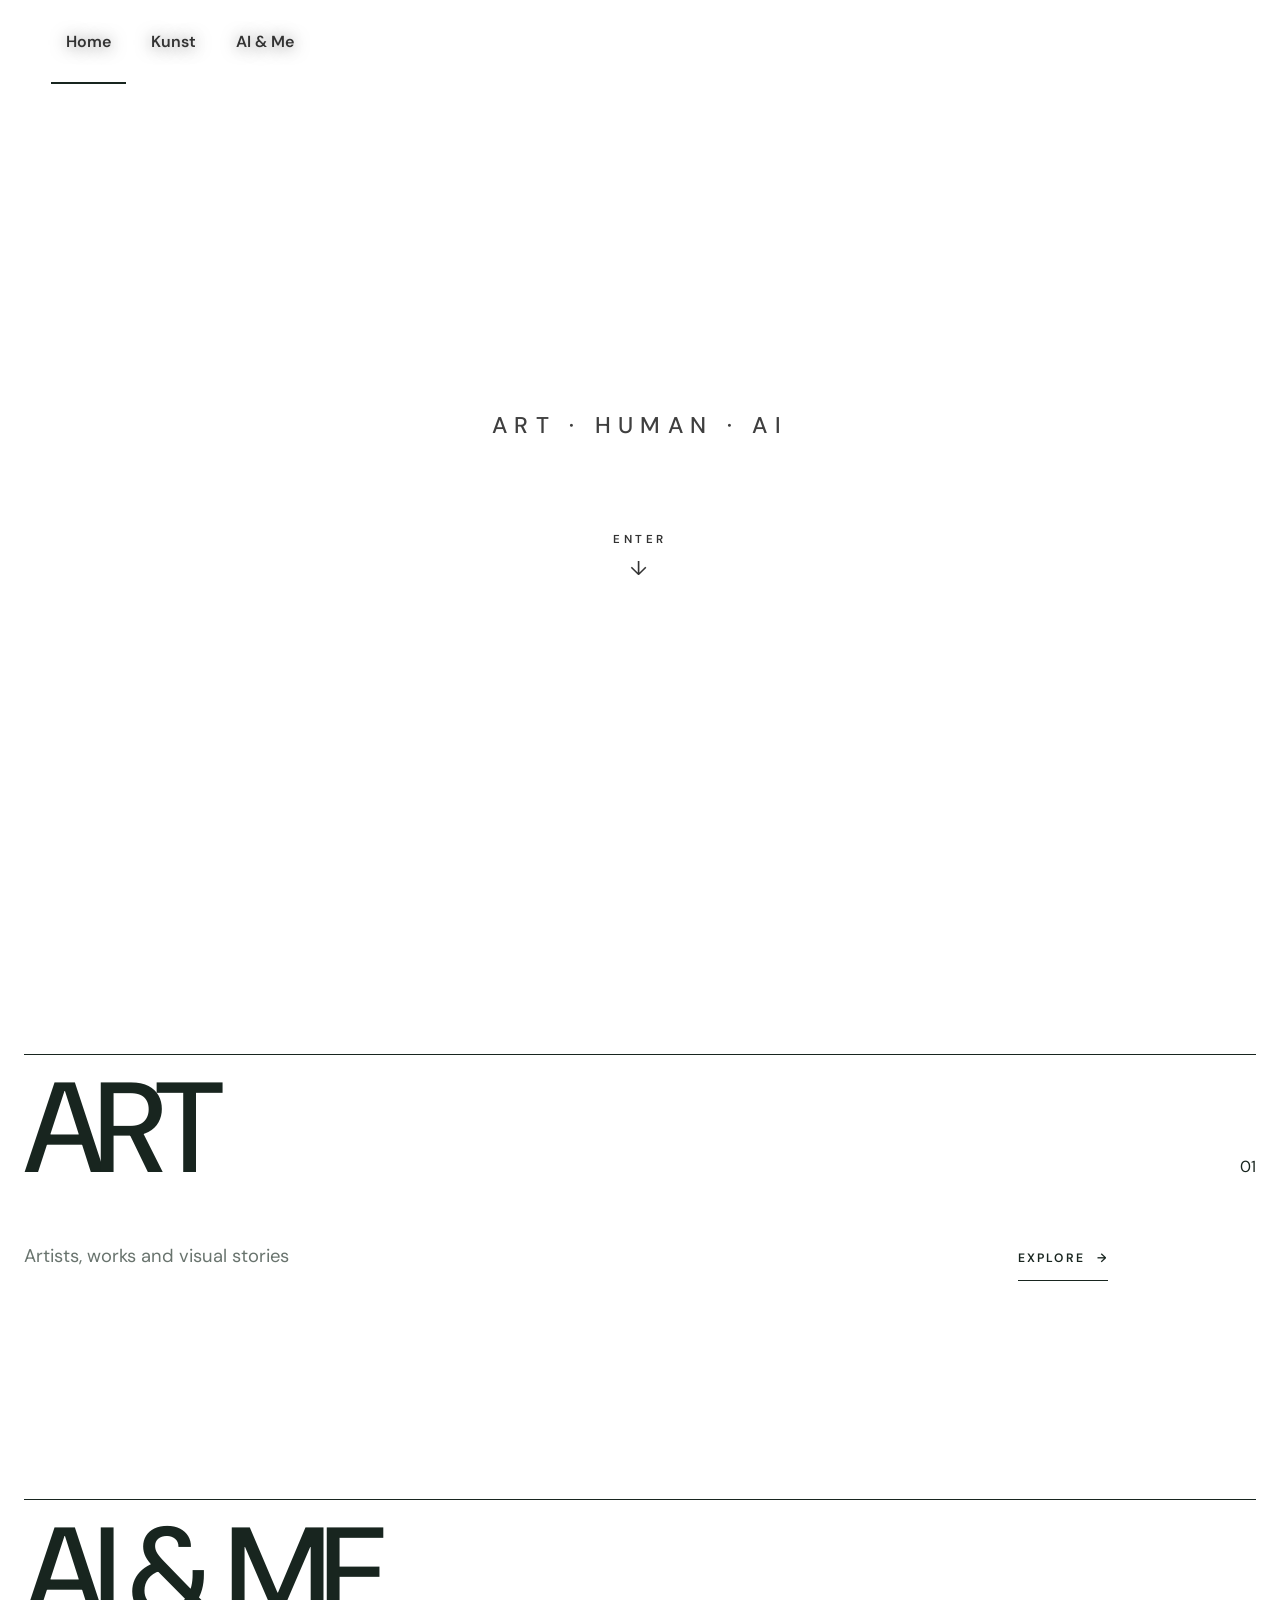
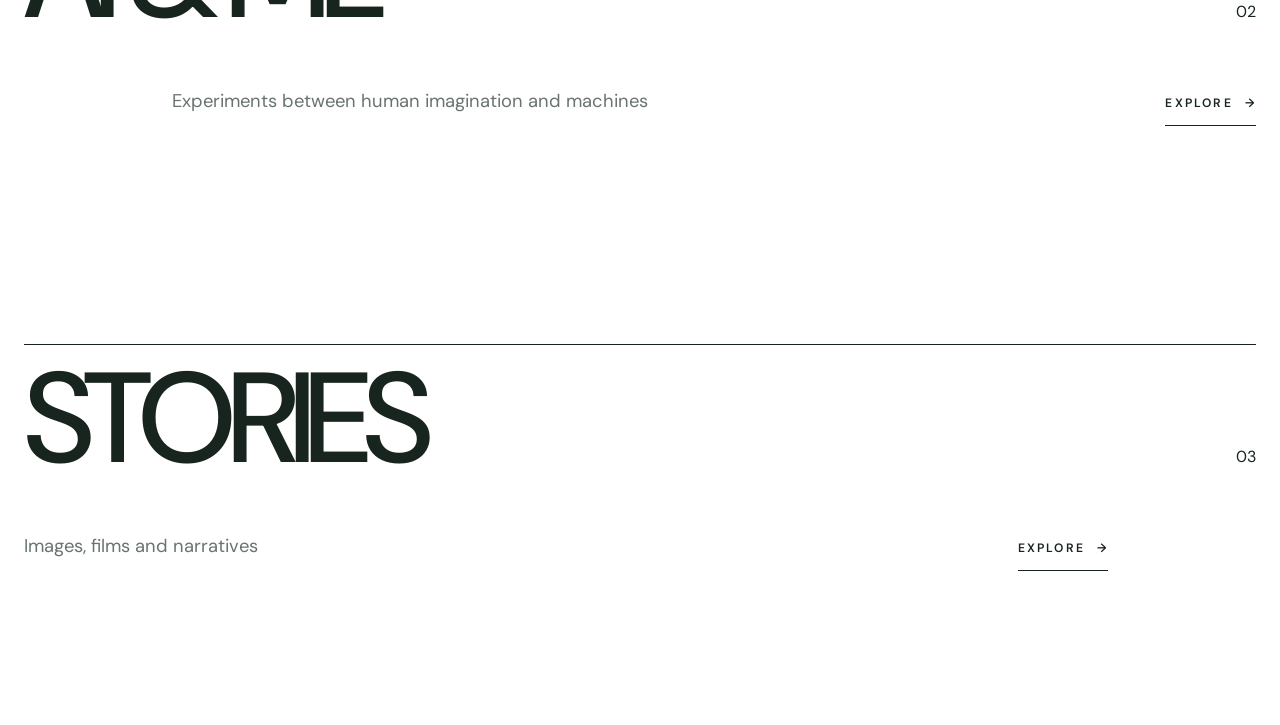
<file: index.html>
<!DOCTYPE html>
<html lang="de">
<head>
  <meta charset="UTF-8">
  <meta name="viewport" content="width=device-width, initial-scale=1.0">
  <meta name="description" content="NEMA — Kunst, Mensch und künstliche Intelligenz.">
  <title>NEMA — Art · Human · AI</title>
  <link rel="preconnect" href="https://fonts.googleapis.com">
  <link rel="preconnect" href="https://fonts.gstatic.com" crossorigin>
  <link href="https://fonts.googleapis.com/css2?family=DM+Sans:wght@400;500;600;700&amp;display=swap" rel="stylesheet">
  <link rel="stylesheet" href="styles/style.css">
</head>
<body class="home-page">
  <header class="site-header home-header">
    <nav class="main-nav" aria-label="Hauptnavigation">
      <a class="nav-link active" href="index.html" aria-current="page">Home</a>
      <a class="nav-link" href="sites/kunst.html">Kunst</a>
      <a class="nav-link" href="sites/ai-me.html">AI &amp; Me</a>
    </nav>
  </header>

  <main aria-label="Home">
    <section class="home-hero" aria-label="ART · HUMAN · AI">
      <div class="home-hero__background" aria-hidden="true"></div>
      <div class="home-hero__content">
        <p>ART <span aria-hidden="true">·</span> HUMAN <span aria-hidden="true">·</span> AI</p>
        <a class="enter-link" href="#art">
          <span>Enter</span>
          <span class="enter-link__arrow" aria-hidden="true">↓</span>
        </a>
      </div>
    </section>

    <div class="home-editorial" id="art">
      <section class="home-feature reveal" aria-labelledby="art-title">
        <div class="home-feature__heading">
          <h2 id="art-title">ART</h2>
          <span class="home-feature__number" aria-hidden="true">01</span>
        </div>
        <div class="home-feature__footer">
          <p>Artists, works and visual stories</p>
          <a class="explore-link" href="sites/kunst.html">Explore <span aria-hidden="true">→</span></a>
        </div>
      </section>

      <section class="home-feature home-feature--reverse reveal" aria-labelledby="ai-title">
        <div class="home-feature__heading">
          <h2 id="ai-title">AI &amp; ME</h2>
          <span class="home-feature__number" aria-hidden="true">02</span>
        </div>
        <div class="home-feature__footer">
          <p>Experiments between human imagination and machines</p>
          <a class="explore-link" href="sites/ai-me.html">Explore <span aria-hidden="true">→</span></a>
        </div>
      </section>

      <section class="home-feature reveal" aria-labelledby="stories-title">
        <div class="home-feature__heading">
          <h2 id="stories-title">STORIES</h2>
          <span class="home-feature__number" aria-hidden="true">03</span>
        </div>
        <div class="home-feature__footer">
          <p>Images, films and narratives</p>
          <a class="explore-link" href="stories/">Explore <span aria-hidden="true">→</span></a>
        </div>
      </section>
    </div>
  </main>

  <script src="src/script.js"></script>
</body>
</html>
</file>
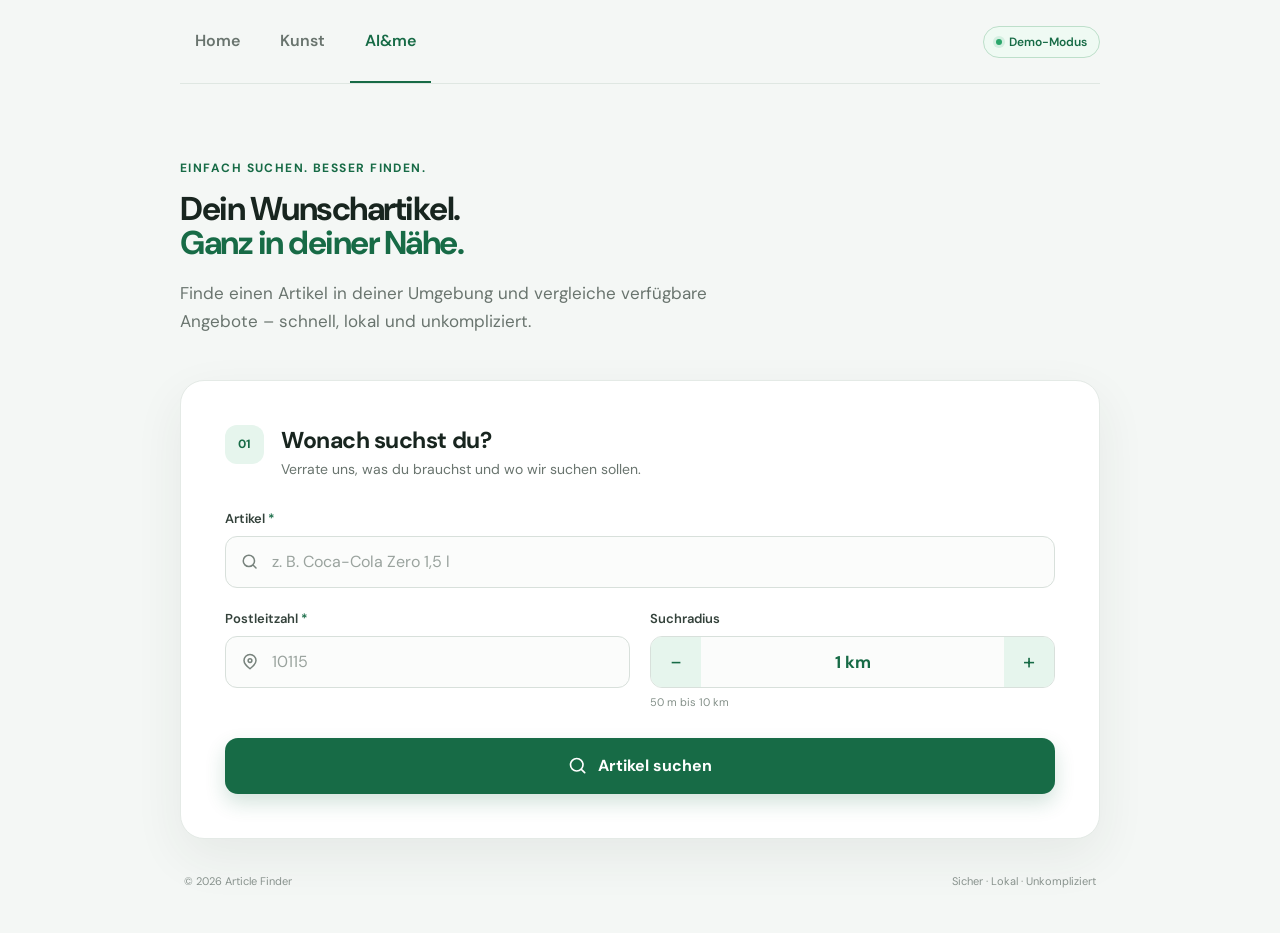
<file: test-projekte.html>
<!DOCTYPE html>
<html lang="de">
<head>
  <meta charset="UTF-8">
  <meta name="viewport" content="width=device-width, initial-scale=1.0">
  <meta name="description" content="Finde Artikel und Angebote in Geschäften in deiner Nähe.">
  <title>Article Finder | Test-Projekte</title>
  <link rel="preconnect" href="https://fonts.googleapis.com">
  <link rel="preconnect" href="https://fonts.gstatic.com" crossorigin>
  <link href="https://fonts.googleapis.com/css2?family=DM+Sans:wght@400;500;600;700&amp;display=swap" rel="stylesheet">
  <link rel="stylesheet" href="style.css">
</head>
<body>
  <div class="page-shell">
    <header class="site-header">
      <nav class="main-nav" aria-label="Hauptnavigation">
        <a class="nav-link" href="index.html">Home</a>
        <a class="nav-link" href="kunst.html">Kunst</a>
        <div class="nav-group">
          <a class="nav-link active" href="ai-me.html">AI&amp;me</a>
          <div class="subnav"><a href="test-projekte.html" aria-current="page">Test-Projekte</a></div>
        </div>
      </nav>
      <span class="demo-badge"><span aria-hidden="true"></span> Demo-Modus</span>
    </header>

    <main>
      <section class="hero" aria-labelledby="page-title">
        <span class="eyebrow">Einfach suchen. Besser finden.</span>
        <h1 id="page-title">Dein Wunschartikel.<br><span>Ganz in deiner Nähe.</span></h1>
        <p>Finde einen Artikel in deiner Umgebung und vergleiche verfügbare Angebote – schnell, lokal und unkompliziert.</p>
      </section>

      <section class="search-card" aria-labelledby="search-heading">
        <div class="card-heading">
          <span class="step">01</span>
          <div>
            <h2 id="search-heading">Wonach suchst du?</h2>
            <p>Verrate uns, was du brauchst und wo wir suchen sollen.</p>
          </div>
        </div>

        <form id="searchForm" novalidate>
          <div class="field field-wide">
            <label for="article">Artikel <span aria-hidden="true">*</span></label>
            <div class="input-wrap">
              <svg aria-hidden="true" viewBox="0 0 24 24"><path d="m20 20-4.3-4.3m2.3-5.2a7.5 7.5 0 1 1-15 0 7.5 7.5 0 0 1 15 0Z"/></svg>
              <input id="article" name="article" type="text" placeholder="z. B. Coca-Cola Zero 1,5 l" autocomplete="off" required aria-describedby="articleError">
            </div>
            <span class="field-error" id="articleError"></span>
          </div>

          <div class="form-grid">
            <div class="field">
              <label for="postalCode">Postleitzahl <span aria-hidden="true">*</span></label>
              <div class="input-wrap">
                <svg aria-hidden="true" viewBox="0 0 24 24"><path d="M20 10c0 5-8 11-8 11S4 15 4 10a8 8 0 1 1 16 0Z"/><circle cx="12" cy="10" r="2.5"/></svg>
                <input id="postalCode" name="postalCode" type="text" inputmode="numeric" maxlength="5" placeholder="10115" autocomplete="postal-code" required aria-describedby="postalCodeError">
              </div>
              <span class="field-error" id="postalCodeError"></span>
            </div>

            <fieldset class="field radius-field">
              <legend>Suchradius</legend>
              <div class="radius-control">
                <button id="decreaseRadius" class="radius-button" type="button" aria-label="Suchradius um 50 Meter verringern">−</button>
                <output id="radiusDisplay" aria-live="polite">1 km</output>
                <button id="increaseRadius" class="radius-button" type="button" aria-label="Suchradius um 50 Meter erhöhen">+</button>
              </div>
              <span class="field-hint">50 m bis 10 km</span>
            </fieldset>
          </div>

          <button class="primary-button" id="searchButton" type="submit">
            <span class="button-label"><svg aria-hidden="true" viewBox="0 0 24 24"><path d="m20 20-4.3-4.3m2.3-5.2a7.5 7.5 0 1 1-15 0 7.5 7.5 0 0 1 15 0Z"/></svg>Artikel suchen</span>
            <span class="button-loading"><span class="spinner" aria-hidden="true"></span>Angebote werden gesucht …</span>
          </button>
        </form>
        <div id="searchMessage" class="message" role="status" aria-live="polite"></div>
      </section>

      <section id="resultsSection" class="results-section" aria-labelledby="resultsHeading" hidden>
        <div class="results-heading">
          <div><span class="eyebrow">Deine Auswahl</span><h2 id="resultsHeading">Gefundene Angebote</h2></div>
          <span id="resultsCount" class="results-count"></span>
        </div>
        <div class="results-table-wrap">
          <table class="results-table">
            <thead><tr><th scope="col">Artikel</th><th scope="col">Menge</th><th scope="col">Preis</th><th scope="col">Entfernung</th><th scope="col">Markt-Adresse</th></tr></thead>
            <tbody id="resultsList"></tbody>
          </table>
        </div>
        <div class="email-option">
          <div class="field field-wide">
            <label for="email">E-Mail-Adresse <span class="optional-label">(optional)</span></label>
            <div class="input-wrap">
              <svg aria-hidden="true" viewBox="0 0 24 24"><rect x="3" y="5" width="18" height="14" rx="2"/><path d="m4 7 8 6 8-6"/></svg>
              <input id="email" name="email" type="email" placeholder="name@beispiel.de" autocomplete="email" aria-describedby="emailHint emailError">
            </div>
            <span class="field-hint" id="emailHint">Wenn du möchtest, senden wir dir diese Angebote per E-Mail.</span>
            <span class="field-error" id="emailError"></span>
          </div>
          <button id="emailButton" class="secondary-button" type="button" disabled>
            <span class="email-button-label">Ergebnisse per E-Mail senden</span>
            <span class="email-button-loading"><span class="spinner" aria-hidden="true"></span>Wird gesendet …</span>
          </button>
          <div id="emailMessage" class="message" role="status" aria-live="polite"></div>
        </div>
      </section>
    </main>

    <footer><span>© 2026 Article Finder</span><span>Sicher · Lokal · Unkompliziert</span></footer>
  </div>
  <script src="script.js"></script>
</body>
</html>
</file>
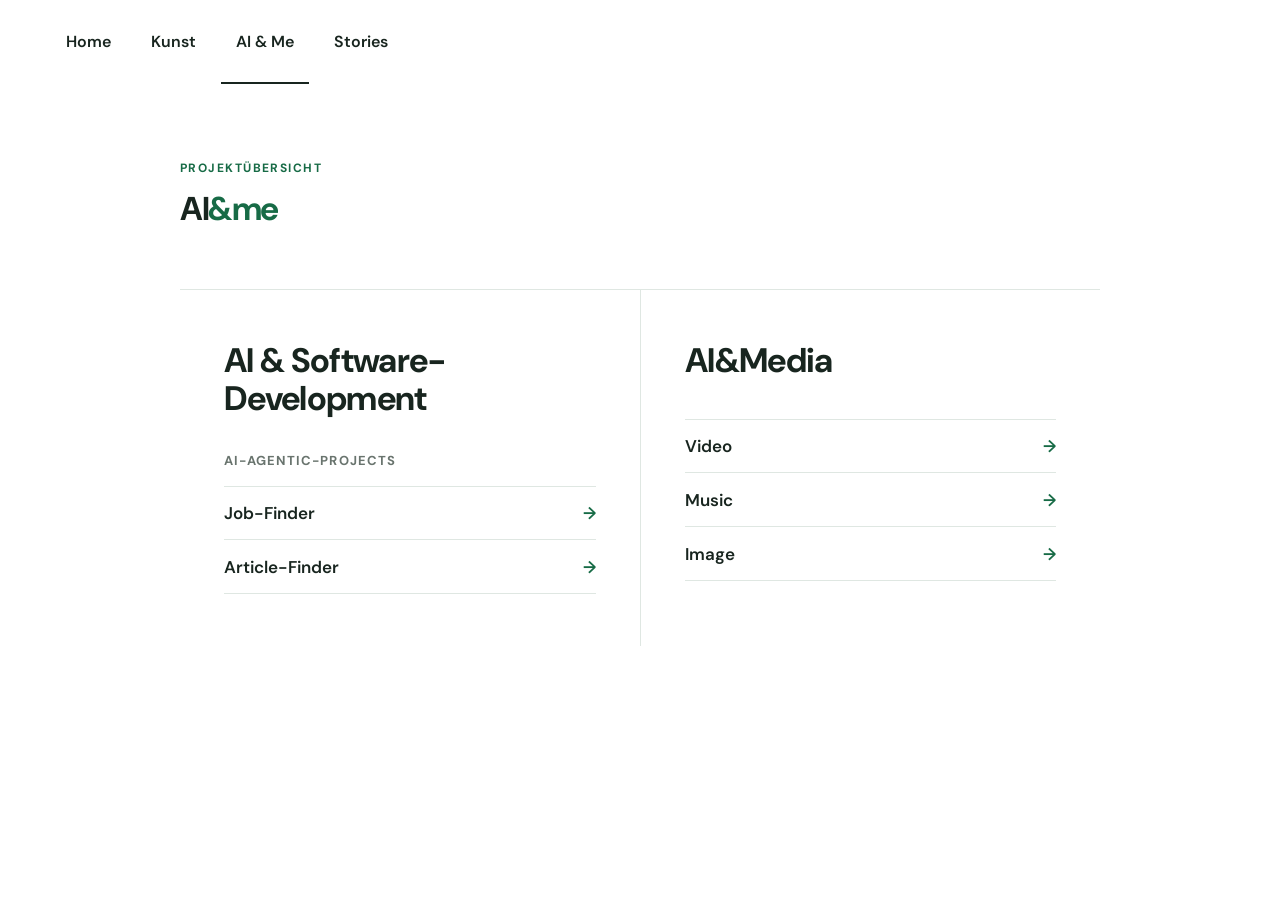
<file: sites/ai-me.html>
<!DOCTYPE html>
<html lang="de">
<head>
  <meta charset="UTF-8">
  <meta name="viewport" content="width=device-width, initial-scale=1.0">
  <meta name="description" content="Übersicht der KI-Projekte von AI &amp; Me.">
  <title>AI &amp; Me</title>
  <link rel="preconnect" href="https://fonts.googleapis.com">
  <link rel="preconnect" href="https://fonts.gstatic.com" crossorigin>
  <link href="https://fonts.googleapis.com/css2?family=DM+Sans:wght@400;500;600;700&amp;display=swap" rel="stylesheet">
  <link rel="stylesheet" href="../styles/style.css">
</head>
<body class="transparent-nav-page">
  <div class="page-shell">
    <header class="site-header">
      <nav class="main-nav" aria-label="Hauptnavigation">
        <a class="nav-link" href="/">Home</a>
        <a class="nav-link" href="kunst.html">Kunst</a>
        <a class="nav-link active" href="ai-me.html" aria-current="page">AI &amp; Me</a>
        <a class="nav-link" href="/stories/">Stories</a>
      </nav>
    </header>

    <main class="projects-page">
      <section class="projects-intro" aria-labelledby="page-title">
        <span class="eyebrow">Projektübersicht</span>
        <h1 id="page-title">AI<span>&amp;me</span></h1>
      </section>

      <div class="projects-sections">
        <section class="projects-section" aria-labelledby="software-development-heading">
          <h2 id="software-development-heading">AI &amp; Software-Development</h2>
          <h3>AI-Agentic-Projects</h3>
          <nav class="project-list" aria-label="AI-Agentic-Projects">
            <a href="job-finder.php" class="project-link">Job-Finder <span aria-hidden="true">→</span></a>
            <a href="article-finder.html" class="project-link">Article-Finder <span aria-hidden="true">→</span></a>
          </nav>
        </section>

        <section class="projects-section" aria-labelledby="media-heading">
          <h2 id="media-heading">AI&amp;Media</h2>
          <nav class="project-list" aria-label="AI-Medienbereiche">
            <a href="media.html" class="project-link">Video <span aria-hidden="true">→</span></a>
            <a href="media.html" class="project-link">Music <span aria-hidden="true">→</span></a>
            <a href="media.html" class="project-link">Image <span aria-hidden="true">→</span></a>
          </nav>
        </section>
      </div>
    </main>
  </div>
  <script src="../src/script.js"></script>
</body>
</html>
</file>
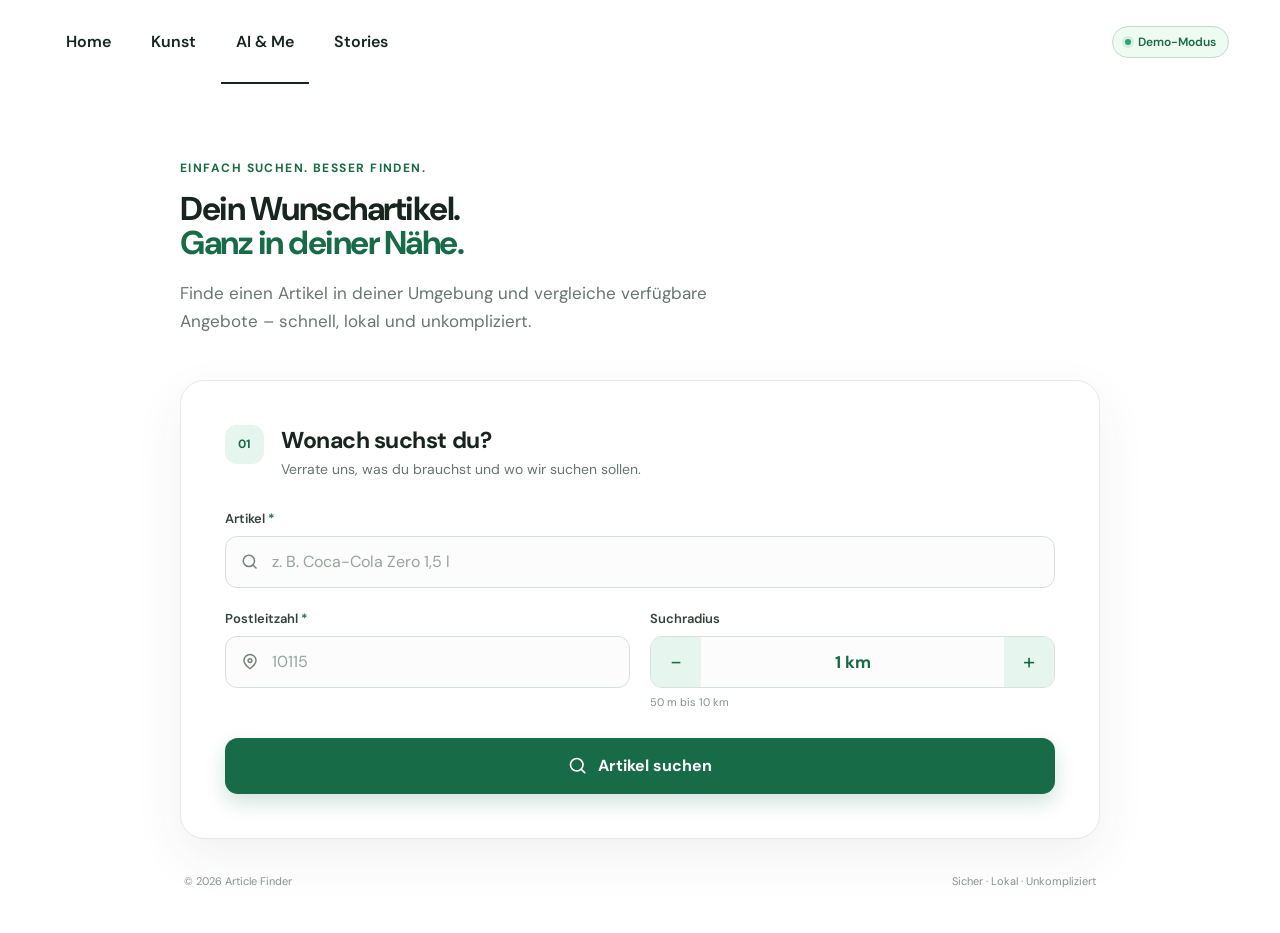
<file: sites/article-finder.html>
<!DOCTYPE html>
<html lang="de">
<head>
  <meta charset="UTF-8">
  <meta name="viewport" content="width=device-width, initial-scale=1.0">
  <meta name="description" content="Finde Artikel und Angebote in Geschäften in deiner Nähe.">
  <title>Article Finder</title>
  <link rel="preconnect" href="https://fonts.googleapis.com">
  <link rel="preconnect" href="https://fonts.gstatic.com" crossorigin>
  <link href="https://fonts.googleapis.com/css2?family=DM+Sans:wght@400;500;600;700&amp;display=swap" rel="stylesheet">
  <link rel="stylesheet" href="../styles/style.css">
</head>
<body>
  <div class="page-shell">
    <header class="site-header">
      <nav class="main-nav" aria-label="Hauptnavigation">
        <a class="nav-link" href="/">Home</a>
        <a class="nav-link" href="kunst.html">Kunst</a>
        <a class="nav-link active" href="ai-me.html">AI &amp; Me</a>
        <a class="nav-link" href="/stories/">Stories</a>
      </nav>
      <span class="demo-badge"><span aria-hidden="true"></span> Demo-Modus</span>
    </header>

    <main>
      <section class="hero" aria-labelledby="page-title">
        <span class="eyebrow">Einfach suchen. Besser finden.</span>
        <h1 id="page-title">Dein Wunschartikel.<br><span>Ganz in deiner Nähe.</span></h1>
        <p>Finde einen Artikel in deiner Umgebung und vergleiche verfügbare Angebote – schnell, lokal und unkompliziert.</p>
      </section>

      <section class="search-card" aria-labelledby="search-heading">
        <div class="card-heading">
          <span class="step">01</span>
          <div>
            <h2 id="search-heading">Wonach suchst du?</h2>
            <p>Verrate uns, was du brauchst und wo wir suchen sollen.</p>
          </div>
        </div>

        <form id="searchForm" novalidate>
          <div class="field field-wide">
            <label for="article">Artikel <span aria-hidden="true">*</span></label>
            <div class="input-wrap">
              <svg aria-hidden="true" viewBox="0 0 24 24"><path d="m20 20-4.3-4.3m2.3-5.2a7.5 7.5 0 1 1-15 0 7.5 7.5 0 0 1 15 0Z"/></svg>
              <input id="article" name="article" type="text" placeholder="z. B. Coca-Cola Zero 1,5 l" autocomplete="off" required aria-describedby="articleError">
            </div>
            <span class="field-error" id="articleError"></span>
          </div>

          <div class="form-grid">
            <div class="field">
              <label for="postalCode">Postleitzahl <span aria-hidden="true">*</span></label>
              <div class="input-wrap">
                <svg aria-hidden="true" viewBox="0 0 24 24"><path d="M20 10c0 5-8 11-8 11S4 15 4 10a8 8 0 1 1 16 0Z"/><circle cx="12" cy="10" r="2.5"/></svg>
                <input id="postalCode" name="postalCode" type="text" inputmode="numeric" maxlength="5" placeholder="10115" autocomplete="postal-code" required aria-describedby="postalCodeError">
              </div>
              <span class="field-error" id="postalCodeError"></span>
            </div>

            <fieldset class="field radius-field">
              <legend>Suchradius</legend>
              <div class="radius-control">
                <button id="decreaseRadius" class="radius-button" type="button" aria-label="Suchradius um 50 Meter verringern">−</button>
                <output id="radiusDisplay" aria-live="polite">1 km</output>
                <button id="increaseRadius" class="radius-button" type="button" aria-label="Suchradius um 50 Meter erhöhen">+</button>
              </div>
              <span class="field-hint">50 m bis 10 km</span>
            </fieldset>
          </div>

          <button class="primary-button" id="searchButton" type="submit">
            <span class="button-label"><svg aria-hidden="true" viewBox="0 0 24 24"><path d="m20 20-4.3-4.3m2.3-5.2a7.5 7.5 0 1 1-15 0 7.5 7.5 0 0 1 15 0Z"/></svg>Artikel suchen</span>
            <span class="button-loading"><span class="spinner" aria-hidden="true"></span>Angebote werden gesucht …</span>
          </button>
        </form>
        <div id="searchMessage" class="message" role="status" aria-live="polite"></div>
      </section>

      <section id="resultsSection" class="results-section" aria-labelledby="resultsHeading" hidden>
        <div class="results-heading">
          <div><span class="eyebrow">Deine Auswahl</span><h2 id="resultsHeading">Gefundene Angebote</h2></div>
          <span id="resultsCount" class="results-count"></span>
        </div>
        <div class="results-table-wrap">
          <table class="results-table">
            <thead><tr><th scope="col">Artikel</th><th scope="col">Menge</th><th scope="col">Preis</th><th scope="col">Entfernung</th><th scope="col">Markt-Adresse</th></tr></thead>
            <tbody id="resultsList"></tbody>
          </table>
        </div>
        <div class="email-option">
          <div class="field field-wide">
            <label for="email">E-Mail-Adresse <span class="optional-label">(optional)</span></label>
            <div class="input-wrap">
              <svg aria-hidden="true" viewBox="0 0 24 24"><rect x="3" y="5" width="18" height="14" rx="2"/><path d="m4 7 8 6 8-6"/></svg>
              <input id="email" name="email" type="email" placeholder="name@beispiel.de" autocomplete="email" aria-describedby="emailHint emailError">
            </div>
            <span class="field-hint" id="emailHint">Wenn du möchtest, senden wir dir diese Angebote per E-Mail.</span>
            <span class="field-error" id="emailError"></span>
          </div>
          <button id="emailButton" class="secondary-button" type="button" disabled>
            <span class="email-button-label">Ergebnisse per E-Mail senden</span>
            <span class="email-button-loading"><span class="spinner" aria-hidden="true"></span>Wird gesendet …</span>
          </button>
          <div id="emailMessage" class="message" role="status" aria-live="polite"></div>
        </div>
      </section>
    </main>

    <footer><span>© 2026 Article Finder</span><span>Sicher · Lokal · Unkompliziert</span></footer>
  </div>
  <script src="../src/script.js"></script>
</body>
</html>
</file>
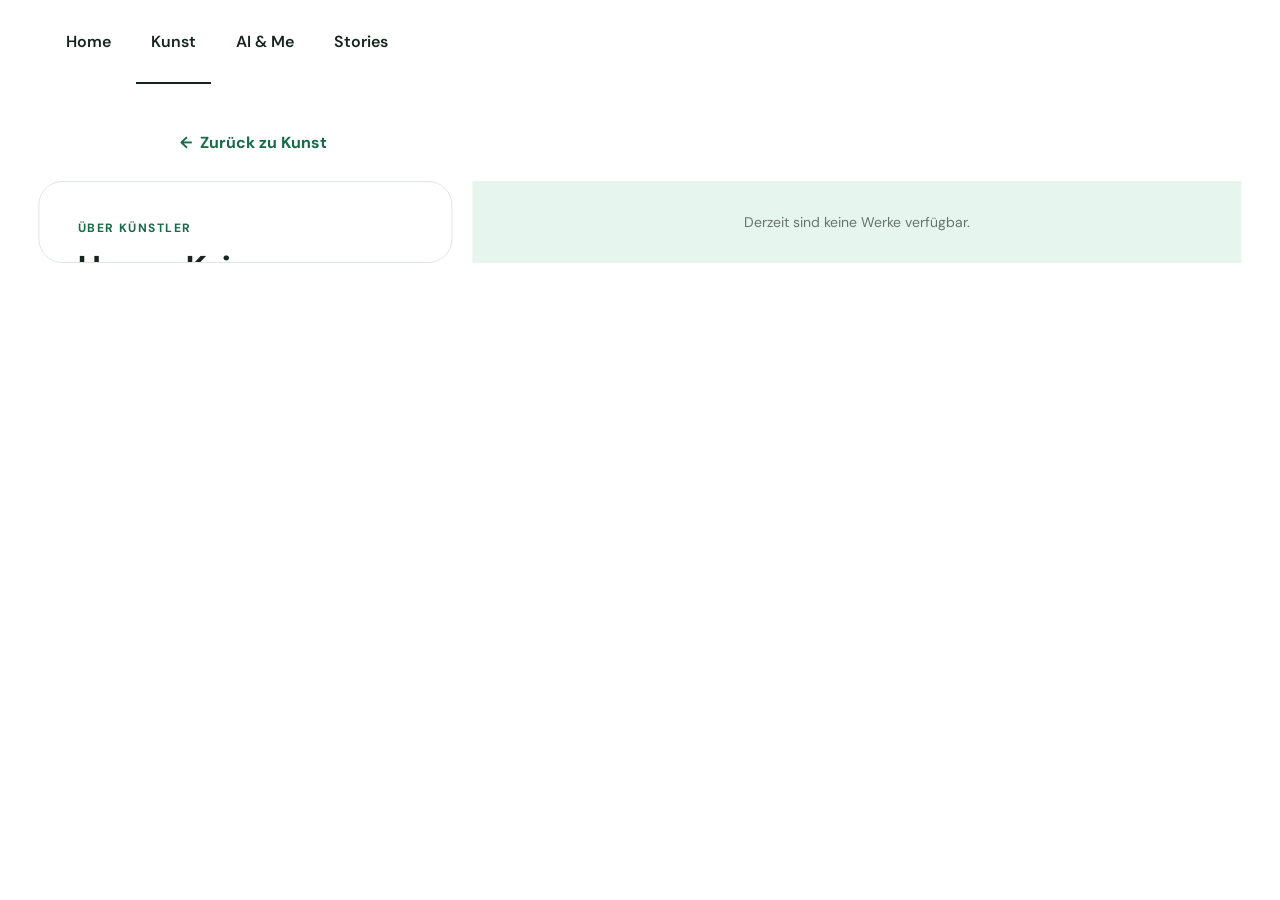
<file: sites/hassan-keivan.html>
<!DOCTYPE html>
<html lang="de">
<head>
  <meta charset="UTF-8">
  <meta name="viewport" content="width=device-width, initial-scale=1.0">
  <meta name="description" content="Künstlerseite von Hassan Keivan.">
  <title>Hassan Keivan | Kunst</title>
  <link rel="preconnect" href="https://fonts.googleapis.com">
  <link rel="preconnect" href="https://fonts.gstatic.com" crossorigin>
  <link href="https://fonts.googleapis.com/css2?family=DM+Sans:wght@400;500;600;700&amp;display=swap" rel="stylesheet">
  <link rel="stylesheet" href="../styles/style.css">
</head>
<body class="artist-detail-page">
  <div class="page-shell">
    <header class="site-header">
      <nav class="main-nav" aria-label="Hauptnavigation">
        <a class="nav-link" href="/">Home</a>
        <a class="nav-link active" href="kunst.html" aria-current="page">Kunst</a>
        <a class="nav-link" href="ai-me.html">AI &amp; Me</a>
        <a class="nav-link" href="/stories/">Stories</a>
      </nav>
    </header>
    <main class="artist-page">
      <a class="back-link" href="kunst.html"><span aria-hidden="true">←</span>&nbsp; Zurück zu Kunst</a>
      <div class="artist-page__content">
        <section class="artist-profile" aria-labelledby="artist-name" data-artist-image-id="3" data-artist-image-alt="Hassan Keivan">
          <div class="artist-profile__text">
            <span class="eyebrow">Über Künstler</span>
            <h1 id="artist-name">Hassan Keivan</h1>
            <p class="artist-profile__description" data-artist-id="3"></p>
          </div>
        </section>
        <section class="artist-gallery" data-artist-id="3" aria-label="Werke von Hassan Keivan">
          <p class="artist-slideshow-status" role="status">Werke werden geladen …</p>
        </section>
      </div>
    </main>
  </div>
  <script src="../src/script.js"></script>
  <script src="../src/artist-gallery.js"></script>
</body>
</html>
</file>
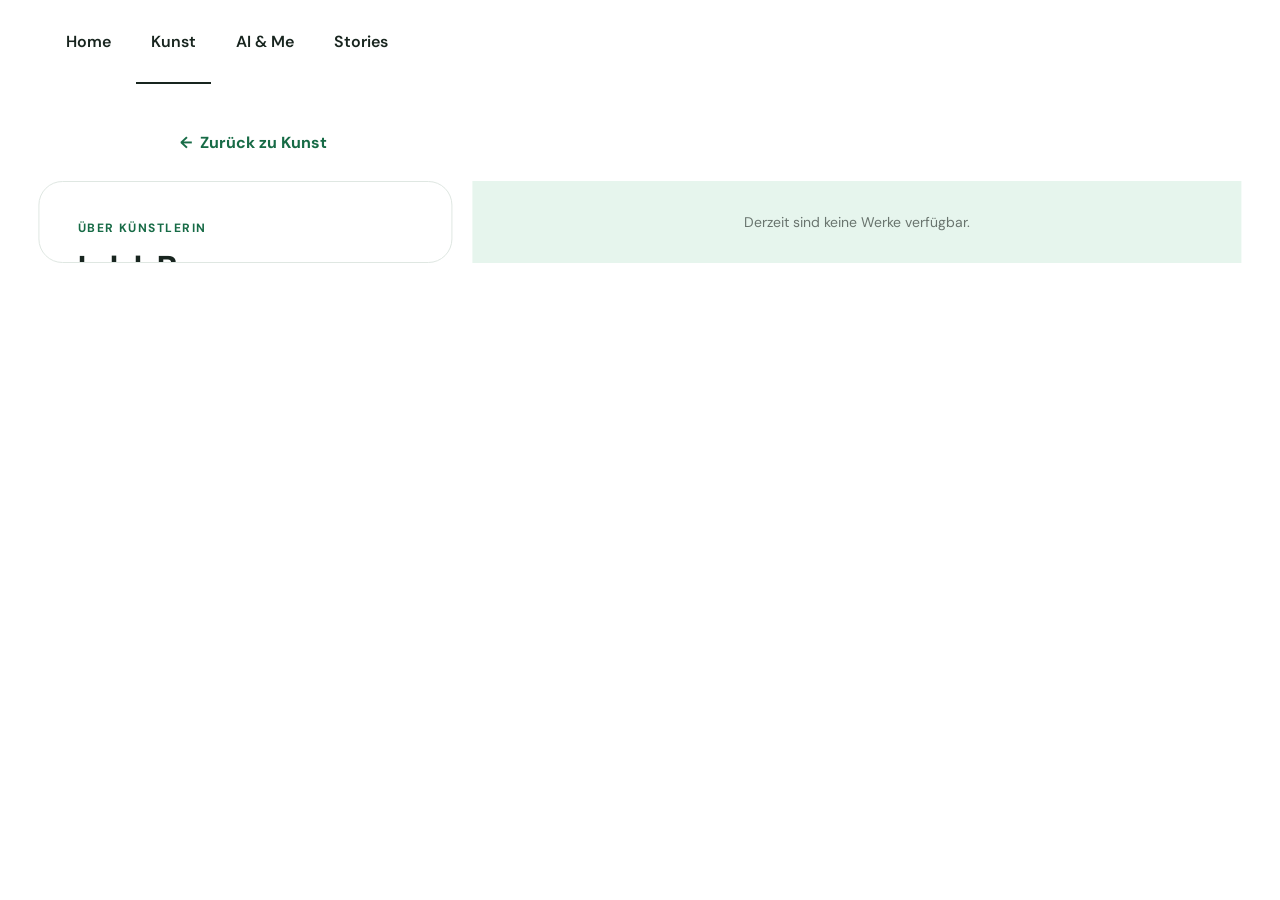
<file: sites/laleh-barzegar.html>
<!DOCTYPE html>
<html lang="de">
<head>
  <meta charset="UTF-8">
  <meta name="viewport" content="width=device-width, initial-scale=1.0">
  <meta name="description" content="Künstlerseite von Laleh Barzegar.">
  <title>Laleh Barzegar | Kunst</title>
  <link rel="preconnect" href="https://fonts.googleapis.com">
  <link rel="preconnect" href="https://fonts.gstatic.com" crossorigin>
  <link href="https://fonts.googleapis.com/css2?family=DM+Sans:wght@400;500;600;700&amp;display=swap" rel="stylesheet">
  <link rel="stylesheet" href="../styles/style.css">
</head>
<body class="artist-detail-page">
  <div class="page-shell">
    <header class="site-header">
      <nav class="main-nav" aria-label="Hauptnavigation">
        <a class="nav-link" href="/">Home</a>
        <a class="nav-link active" href="kunst.html" aria-current="page">Kunst</a>
        <a class="nav-link" href="ai-me.html">AI &amp; Me</a>
        <a class="nav-link" href="/stories/">Stories</a>
      </nav>
    </header>
    <main class="artist-page">
      <a class="back-link" href="kunst.html"><span aria-hidden="true">←</span>&nbsp; Zurück zu Kunst</a>
      <div class="artist-page__content">
        <section class="artist-profile" aria-labelledby="artist-name" data-artist-image-id="2" data-artist-image-alt="Laleh Barzegar">
          <div class="artist-profile__text">
            <span class="eyebrow">Über Künstlerin</span>
            <h1 id="artist-name">Laleh Barzegar</h1>
            <p class="artist-profile__description" data-artist-id="2"></p>
          </div>
        </section>
        <section class="artist-gallery" data-artist-id="2" aria-label="Werke von Laleh Barzegar">
          <p class="artist-slideshow-status" role="status">Werke werden geladen …</p>
        </section>
      </div>
    </main>
  </div>
  <script src="../src/script.js"></script>
  <script src="../src/artist-gallery.js"></script>
</body>
</html>
</file>
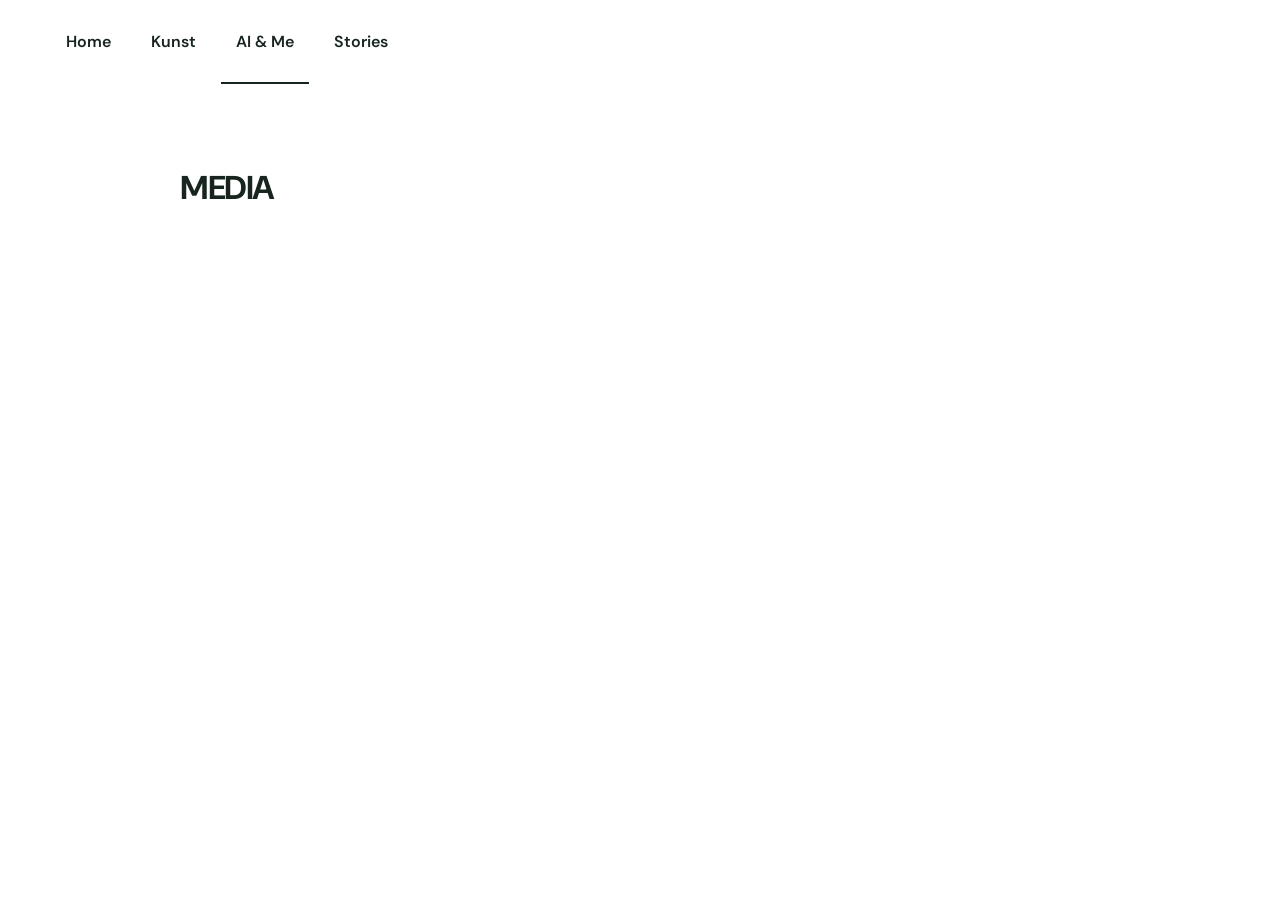
<file: sites/media.html>
<!DOCTYPE html>
<html lang="de">
<head>
  <meta charset="UTF-8">
  <meta name="viewport" content="width=device-width, initial-scale=1.0">
  <meta name="description" content="AI &amp; Media.">
  <title>Media | AI &amp; Me</title>
  <link rel="preconnect" href="https://fonts.googleapis.com">
  <link rel="preconnect" href="https://fonts.gstatic.com" crossorigin>
  <link href="https://fonts.googleapis.com/css2?family=DM+Sans:wght@400;500;600;700&amp;display=swap" rel="stylesheet">
  <link rel="stylesheet" href="../styles/style.css">
</head>
<body class="transparent-nav-page">
  <div class="page-shell">
    <header class="site-header">
      <nav class="main-nav" aria-label="Hauptnavigation">
        <a class="nav-link" href="/">Home</a>
        <a class="nav-link" href="kunst.html">Kunst</a>
        <a class="nav-link active" href="ai-me.html" aria-current="page">AI &amp; Me</a>
        <a class="nav-link" href="/stories/">Stories</a>
      </nav>
    </header>

    <main class="empty-page">
      <section class="projects-intro" aria-labelledby="page-title">
        <h1 id="page-title">MEDIA</h1>
      </section>
    </main>
  </div>
  <script src="../src/script.js"></script>
</body>
</html>
</file>
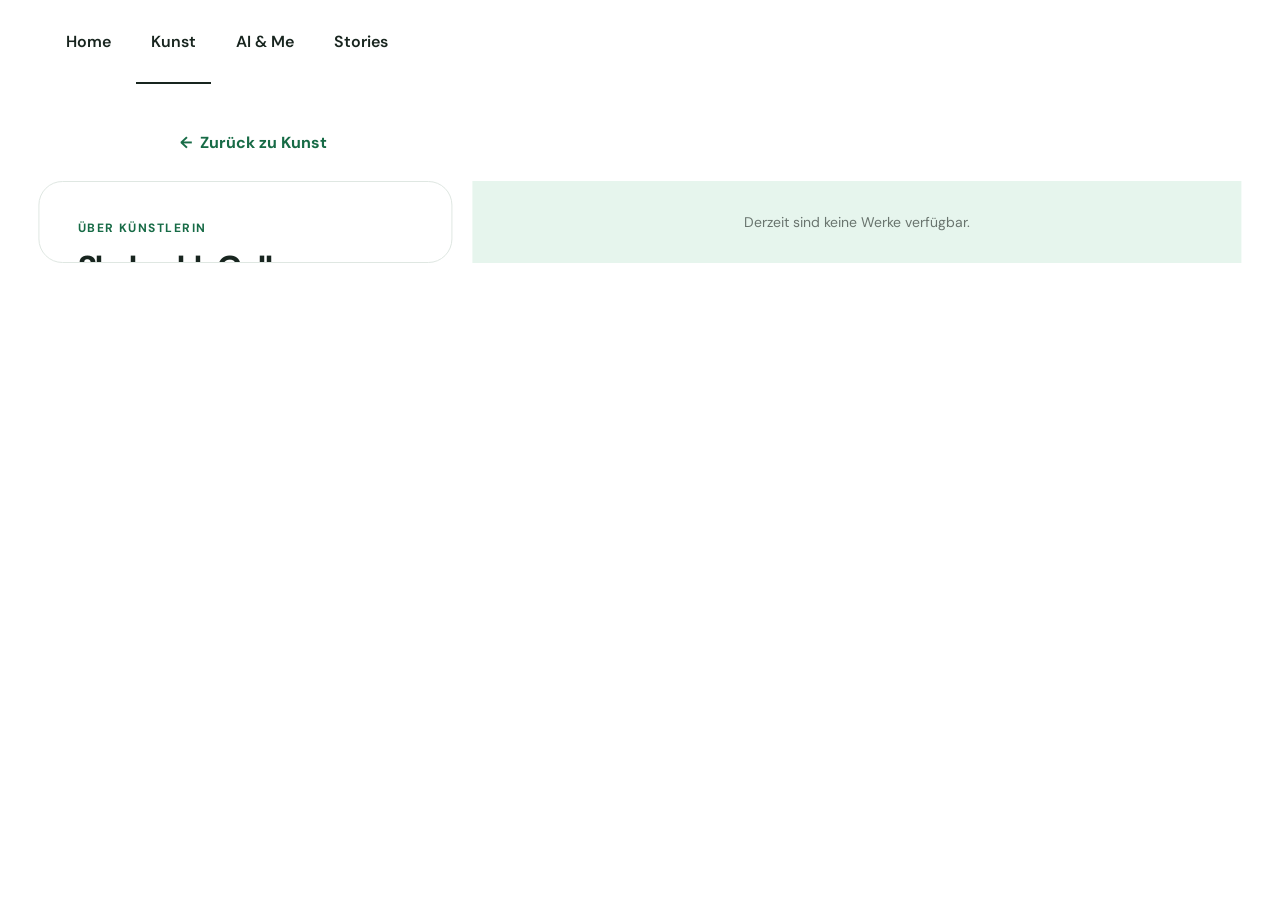
<file: sites/shabrokh-golbaz.html>
<!DOCTYPE html>
<html lang="de">
<head>
  <meta charset="UTF-8">
  <meta name="viewport" content="width=device-width, initial-scale=1.0">
  <meta name="description" content="Künstlerseite von Shabrokh Golbaz.">
  <title>Shabrokh Golbaz | Kunst</title>
  <link rel="preconnect" href="https://fonts.googleapis.com">
  <link rel="preconnect" href="https://fonts.gstatic.com" crossorigin>
  <link href="https://fonts.googleapis.com/css2?family=DM+Sans:wght@400;500;600;700&amp;display=swap" rel="stylesheet">
  <link rel="stylesheet" href="../styles/style.css">
</head>
<body class="artist-detail-page">
  <div class="page-shell">
    <header class="site-header">
      <nav class="main-nav" aria-label="Hauptnavigation">
        <a class="nav-link" href="/">Home</a>
        <a class="nav-link active" href="kunst.html" aria-current="page">Kunst</a>
        <a class="nav-link" href="ai-me.html">AI &amp; Me</a>
        <a class="nav-link" href="/stories/">Stories</a>
      </nav>
    </header>
    <main class="artist-page">
      <a class="back-link" href="kunst.html"><span aria-hidden="true">←</span>&nbsp; Zurück zu Kunst</a>
      <div class="artist-page__content">
        <section class="artist-profile" aria-labelledby="artist-name" data-artist-image-id="4" data-artist-image-alt="Shabrokh Golbaz">
          <div class="artist-profile__text">
            <span class="eyebrow">Über Künstlerin</span>
            <h1 id="artist-name">Shabrokh Golbaz</h1>
            <p class="artist-profile__description" data-artist-id="4"></p>
          </div>
        </section>
        <section class="artist-gallery" data-artist-id="4" aria-label="Werke von Shabrokh Golbaz">
          <p class="artist-slideshow-status" role="status">Werke werden geladen …</p>
        </section>
      </div>
    </main>
  </div>
  <script src="../src/script.js"></script>
  <script src="../src/artist-gallery.js"></script>
</body>
</html>
</file>
<file: styles/style.css>
:root {
  --ink: #18251f; --muted: #69746e; --green: #176b46; --green-dark: #105638;
  --mint: #e6f5ed; --line: #dfe7e2; --paper: #fff; --background: #f4f7f5;
  --danger: #b42318; --success: #167248; --radius: 18px;
}

* { box-sizing: border-box; }
html { scroll-behavior: smooth; }
body { margin: 0; min-width: 320px; background: var(--paper); color: var(--ink); font-family: "DM Sans", system-ui, sans-serif; }
button, input { font: inherit; }
button { cursor: pointer; }
.page-shell { width: min(100% - 40px, 920px); margin: auto; background: var(--paper); }
.site-header { position: relative; left: 50%; display: flex; width: 100vw; height: 84px; align-items: center; justify-content: space-between; padding-inline: clamp(20px, 4vw, 64px); border: 0; color: var(--ink); background: transparent; transform: translateX(-50%); }
.main-nav { display: flex; height: 100%; align-items: center; gap: 10px; }
.nav-link { display: flex; height: 100%; align-items: center; padding: 0 15px; border-bottom: 2px solid transparent; color: var(--ink); font-size: 16px; font-weight: 600; text-decoration: none; transition: color .2s, border-color .2s; }
.nav-link:hover, .nav-link:focus-visible, .nav-link.active { border-bottom-color: var(--ink); color: var(--ink); }
.brand { display: flex; align-items: center; gap: 11px; color: var(--ink); font-size: 18px; font-weight: 700; text-decoration: none; }
.brand-mark { display: grid; width: 36px; height: 36px; place-items: center; border-radius: 11px; color: white; background: var(--green); box-shadow: 0 5px 12px #176b4633; }
.brand-mark svg, .input-wrap svg, .primary-button svg { width: 20px; fill: none; stroke: currentColor; stroke-width: 2; stroke-linecap: round; stroke-linejoin: round; }
.demo-badge { display: flex; align-items: center; gap: 7px; border: 1px solid #bddfca; border-radius: 99px; padding: 7px 12px; color: var(--green); background: #effaf3; font-size: 12px; font-weight: 600; }
.demo-badge span { width: 6px; height: 6px; border-radius: 50%; background: #2ba66b; box-shadow: 0 0 0 3px #2ba66b22; }
.hero { max-width: 690px; padding: 72px 0 45px; }
.eyebrow { color: var(--green); font-size: 12px; font-weight: 700; letter-spacing: .12em; text-transform: uppercase; }
h1 { margin: 15px 0 18px; font-size: clamp(20px, 3.5vw, 33px); line-height: 1.04; letter-spacing: -.045em; }
h1 span { color: var(--green); }
.hero p { max-width: 600px; margin: 0; color: var(--muted); font-size: 17px; line-height: 1.65; }
.search-card, .results-section { padding: clamp(24px, 5vw, 44px); border: 1px solid #e4eae6; border-radius: 24px; background: var(--paper); box-shadow: 0 18px 50px #263d3112; }
.card-heading { display: flex; gap: 17px; margin-bottom: 32px; }
.step { display: grid; flex: 0 0 39px; height: 39px; place-items: center; border-radius: 12px; color: var(--green); background: var(--mint); font-size: 12px; font-weight: 700; }
h2 { margin: 0; font-size: 23px; letter-spacing: -.02em; }
.card-heading p { margin: 5px 0 0; color: var(--muted); font-size: 14px; }
.form-grid { display: grid; grid-template-columns: 1fr 1fr; gap: 20px; }
.field { margin-bottom: 22px; min-width: 0; }
.field label, .field legend { display: block; margin-bottom: 9px; padding: 0; color: #34423b; font-size: 13px; font-weight: 600; }
.field label span { color: var(--green); }
.field label .optional-label { color: var(--muted); font-weight: 400; }
.radius-field { margin-inline: 0; padding: 0; border: 0; }
.input-wrap { position: relative; }
.input-wrap svg { position: absolute; top: 50%; left: 16px; width: 18px; transform: translateY(-50%); color: #77827c; pointer-events: none; }
input { width: 100%; height: 52px; padding: 0 16px 0 46px; border: 1px solid #d8e0db; border-radius: 12px; outline: none; color: var(--ink); background: #fbfcfb; transition: .2s; }
input::placeholder { color: #9aa39e; }
input:hover { border-color: #aebcb4; }
input:focus { border-color: var(--green); background: white; box-shadow: 0 0 0 4px #176b4618; }
input[aria-invalid="true"] { border-color: var(--danger); }
.radius-control { display: grid; grid-template-columns: 50px 1fr 50px; height: 52px; overflow: hidden; border: 1px solid #d8e0db; border-radius: 12px; background: #fbfcfb; }
.radius-control output { display: grid; place-items: center; color: var(--green); font-size: 17px; font-weight: 700; }
.radius-button { border: 0; color: var(--green); background: var(--mint); font-size: 22px; transition: .2s; }
.radius-button:hover:not(:disabled) { background: #d2eddf; }
.radius-button:disabled { cursor: not-allowed; color: #aeb8b2; background: #eff2f0; }
.field-hint, .field-error { display: block; min-height: 18px; margin-top: 7px; color: #849089; font-size: 11px; }
.field-error { color: var(--danger); }
.field-error:empty { display: none; }
.primary-button, .secondary-button { display: flex; width: 100%; min-height: 56px; align-items: center; justify-content: center; border: 0; border-radius: 13px; font-weight: 700; transition: .2s; }
.primary-button { margin-top: 3px; color: white; background: var(--green); box-shadow: 0 9px 20px #176b4630; }
.primary-button:hover:not(:disabled) { background: var(--green-dark); transform: translateY(-1px); }
.primary-button:disabled, .secondary-button:disabled { cursor: wait; opacity: .75; }
.button-label, .button-loading, .email-button-loading { align-items: center; gap: 10px; }
.button-label { display: flex; }.button-loading, .email-button-loading { display: none; }
.is-loading .button-label, .is-loading .email-button-label { display: none; }
.is-loading .button-loading, .is-loading .email-button-loading { display: flex; }
.spinner { width: 17px; height: 17px; border: 2px solid #ffffff55; border-top-color: white; border-radius: 50%; animation: spin .7s linear infinite; }
@keyframes spin { to { transform: rotate(360deg); } }
.message { display: none; margin-top: 16px; padding: 12px 14px; border-radius: 10px; font-size: 13px; line-height: 1.5; }
.message.error, .message.success { display: block; }
.message.error { color: var(--danger); background: #fff1f0; }.message.success { color: var(--success); background: #ecf9f2; }
.results-section { margin-top: 28px; }
.results-heading { display: flex; align-items: end; justify-content: space-between; margin-bottom: 24px; }
.results-heading h2 { margin-top: 7px; }.results-count { color: var(--muted); font-size: 13px; }
.results-table-wrap { overflow-x: auto; border: 1px solid var(--line); border-radius: 15px; }
.results-table { width: 100%; min-width: 700px; border-collapse: collapse; text-align: left; }
.results-table th { padding: 13px 16px; color: var(--muted); background: #f7faf8; font-size: 11px; letter-spacing: .04em; text-transform: uppercase; }
.results-table td { padding: 17px 16px; border-top: 1px solid var(--line); color: var(--muted); font-size: 13px; vertical-align: top; }
.results-table tr:hover td { background: #fbfdfc; }
.results-table .result-product { color: var(--ink); font-weight: 700; }
.results-table .result-price { color: var(--green); font-weight: 700; white-space: nowrap; }
.result-store { display: block; margin-top: 4px; color: var(--green); font-size: 10px; font-weight: 700; letter-spacing: .06em; text-transform: uppercase; }
.email-option { margin-top: 28px; padding-top: 26px; border-top: 1px solid var(--line); }
.email-option .field { margin-bottom: 4px; }
.secondary-button { margin-top: 22px; border: 1px solid var(--green); color: var(--green); background: white; }
.secondary-button:hover:not(:disabled) { color: white; background: var(--green); }
.secondary-button .spinner { border-color: #176b4644; border-top-color: var(--green); }
.secondary-button:hover .spinner { border-color: #ffffff55; border-top-color: white; }
footer { display: flex; justify-content: space-between; padding: 35px 4px 45px; color: #88928d; font-size: 11px; }
button:focus-visible, a:focus-visible { outline: 3px solid #49a779; outline-offset: 3px; }
[hidden] { display: none !important; }

@media (max-width: 620px) {
  .page-shell { width: min(100% - 24px, 920px); }
  .site-header { height: 70px; padding-inline: 12px; }.hero { padding: 52px 4px 32px; }.hero p { font-size: 15px; }
  .main-nav { gap: 0; }
  .nav-link { padding-inline: 11px; font-size: 14px; }
  .search-card, .results-section { border-radius: 19px; }.form-grid { grid-template-columns: 1fr; gap: 0; }
  .results-table-wrap { margin-inline: -12px; border-radius: 12px; }
  footer { flex-direction: column; gap: 8px; align-items: center; }.demo-badge { padding: 6px 9px; }
}

/* Startseite: Enter NEMA */
.home-page { overflow-x: hidden; background: var(--paper); }
.home-page .home-header { position: absolute; z-index: 5; top: 0; left: 0; width: 100%; background: transparent; transform: none; }
.home-page .home-header .nav-link { color: #333333; text-shadow: 0 1px 16px #0008; }
.home-page .home-header .nav-link:hover, .home-page .home-header .nav-link:focus-visible, .home-page .home-header .nav-link.active { color: #333333; }
.home-hero { position: relative; display: grid; width: 100%; min-height: 100vh; min-height: 100svh; overflow: hidden; place-items: center; color: #333333; background: var(--paper); }
.home-hero__background { position: absolute; z-index: 1; inset: 0; overflow: hidden; opacity: .28; pointer-events: none; }
.home-hero__background::after { position: absolute; inset: 0; background: radial-gradient(ellipse 30% 23% at center, var(--paper) 20%, transparent 100%); content: ""; }
.home-hero__shape { --x: 0px; --y: 0px; --rotation: 0deg; position: absolute; top: 50%; left: 50%; display: block; width: clamp(60px, 9.5vw, 140px); height: clamp(60px, 9.5vw, 140px); object-fit: contain; object-position: center; transform: translate3d(calc(-50% + var(--x)), calc(-50% + var(--y)), 0) rotate(var(--rotation)); transition: transform 1.6s cubic-bezier(.4, 0, .2, 1), opacity .6s ease; will-change: transform; }
.home-hero__image { position: absolute; inset: 0; width: 100%; height: 100%; }
.home-hero__image { object-fit: contain; object-position: center; }
.home-hero__content { position: relative; z-index: 2; display: flex; align-items: center; flex-direction: column; padding: 110px 24px 44px; text-align: center; }
.home-hero p { margin: clamp(24px, 4vh, 40px) 0 0; color: #3f3f3f; font-size: clamp(1.11rem, 1.95vw, 1.425rem); font-weight: 500; letter-spacing: .32em; }
.enter-link { display: flex; min-width: 72px; min-height: 72px; align-items: center; justify-content: center; flex-direction: column; gap: 8px; margin-top: clamp(54px, 9vh, 92px); color: #333333; font-size: .72rem; font-weight: 600; letter-spacing: .3em; text-decoration: none; text-transform: uppercase; }
.enter-link__arrow { font-size: 1.25rem; font-weight: 400; transition: transform .25s ease; }
.enter-link:hover .enter-link__arrow { transform: translateY(4px); }
.home-editorial { width: min(100% - 48px, 1440px); margin-inline: auto; padding: clamp(96px, 12vw, 180px) 0; }
.home-feature { margin-bottom: clamp(120px, 17vw, 250px); }
.home-feature:last-child { margin-bottom: 0; }
.home-feature__heading { display: flex; align-items: baseline; justify-content: space-between; margin-bottom: clamp(24px, 4vw, 52px); border-top: 1px solid var(--ink); padding-top: 16px; }
.home-feature h2 { font-size: clamp(3.4rem, 10vw, 9.5rem); font-weight: 500; line-height: .9; letter-spacing: -.065em; }
.home-feature__media { display: flex; width: 88%; height: clamp(420px, 68vw, 880px); overflow: hidden; align-items: center; justify-content: center; margin-inline: auto; background: var(--background); }
.home-feature--reverse .home-feature__media { margin-left: auto; }
.home-feature__media img { display: block; width: auto; height: auto; max-width: 100%; max-height: 100%; object-fit: contain; transition: transform .7s cubic-bezier(.2,.7,.2,1); }
a.home-feature__media:hover img { transform: scale(1.012); }
.home-feature__footer { display: flex; width: 88%; align-items: baseline; justify-content: space-between; gap: 32px; margin-top: 24px; }
.home-feature--reverse .home-feature__footer { margin-left: auto; }
.home-feature__footer p { margin: 0; color: var(--muted); font-size: clamp(.95rem, 1.5vw, 1.15rem); line-height: 1.5; }
.explore-link { display: inline-flex; min-height: 44px; align-items: center; flex: 0 0 auto; gap: 12px; border-bottom: 1px solid currentColor; color: var(--ink); font-size: .76rem; font-weight: 600; letter-spacing: .18em; text-decoration: none; text-transform: uppercase; }
.explore-link span { transition: transform .2s ease; }
a.explore-link:hover span { transform: translateX(4px); }
.explore-link--inactive { cursor: default; opacity: .45; }
.reveal { opacity: 0; transform: translateY(28px); transition: opacity .8s ease, transform .8s ease; }
.reveal.is-visible { opacity: 1; transform: translateY(0); }

@media (max-width: 1100px) {
  .home-hero__shape { width: clamp(54px, 9vw, 105px); height: clamp(54px, 9vw, 105px); }
  .home-hero__shape:nth-child(n + 13) { display: none; }
}

@media (max-width: 760px) {
  .home-page .home-header { height: 70px; }
  .home-hero__content { padding-top: 92px; }
  .home-hero p { letter-spacing: .22em; }
  .home-hero__background { opacity: .22; }
  .home-hero__background::after { background: radial-gradient(ellipse 46% 27% at center, var(--paper) 25%, transparent 100%); }
  .home-hero__shape { width: clamp(48px, 16vw, 72px); height: clamp(48px, 16vw, 72px); }
  .home-hero__shape:nth-child(n + 9) { display: none; }
  .home-editorial { width: min(100% - 32px, 1440px); padding-block: 88px; }
  .home-feature { margin-bottom: 120px; }
  .home-feature h2 { font-size: clamp(3.2rem, 18vw, 6rem); }
  .home-feature__media,
  .home-feature__footer { width: 100%; }
  .home-feature__media { height: min(122vw, 620px); }
  .home-feature__footer { align-items: flex-start; flex-direction: column; gap: 18px; margin-top: 20px; }
}

@media (prefers-reduced-motion: reduce) {
  .reveal { opacity: 1; transform: none; }
  .home-hero__shape { transition: none; }
}

/* Künstlerübersicht und Künstlerseiten */
.art-page { padding-bottom: 64px; }
.art-intro { padding: 72px 0 45px; }
.artist-grid { position: relative; left: 50%; display: grid; width: 70vw; grid-template-columns: repeat(2, minmax(0, 1fr)); gap: 24px; margin-inline: auto; transform: translateX(-50%); }
.artist-card { display: grid; height: 300px; overflow: hidden; grid-template-rows: 220px 1fr; border: 5px solid var(--line); border-radius: var(--radius); color: var(--ink); background: var(--paper); box-shadow: 0 12px 30px #263d310d; font-weight: 700; text-align: center; }
.artist-image-link { display: block; min-width: 0; overflow: hidden; background: var(--background); transition: background .2s; }
.artist-image-link img { display: block; width: 100%; height: 100%; object-fit: contain; }
.artist-name { display: grid; margin: 0; padding: 12px; place-items: center; font-size: 18px; }
.artist-card > span { display: grid; min-width: 0; padding: 12px; place-items: center; font-size: 18px; }
.artist-image-link:hover { background: var(--mint); }
.artist-card-placeholder { grid-template-rows: 1fr; }
.artist-page { min-height: calc(100vh - 84px); padding: 48px 0 72px; }
.artist-page .back-link { display: inline-flex; margin-bottom: 28px; color: var(--green); font-weight: 700; text-decoration: none; }
.artist-page .back-link:hover { color: var(--green-dark); }
.artist-page__content { position: relative; left: 50%; display: grid; width: min(94vw, 1500px); grid-template-columns: minmax(0, 35fr) minmax(0, 65fr); gap: clamp(16px, 1.5vw, 24px); align-items: start; transform: translateX(-50%); }
.artist-profile { display: flex; min-width: 0; min-height: 0; overflow: hidden; flex-direction: column; gap: 24px; padding: clamp(24px, 3vw, 42px); border: 1px solid var(--line); border-radius: 24px; background: var(--paper); }
.artist-profile__portrait { display: block; width: min(100%, 220px); height: 220px; border-radius: 20px; object-fit: contain; }
.artist-profile__text { display: flex; min-height: 0; flex: 1; flex-direction: column; }
.artist-profile__text h1 { margin-bottom: 0; }
.artist-profile__description { min-height: 0; overflow-x: hidden; overflow-y: auto; flex: 1; white-space: pre-line; padding-right: 6px; }
.artist-gallery { width: 100%; min-width: 0; overflow: hidden; color: var(--ink); background-color: #e6f5ed; }
.artist-gallery__stage { display: flex; width: 100%; height: clamp(420px, 68vh, 760px); align-items: center; justify-content: center; padding: clamp(18px, 3vw, 38px); background-color: #e6f5ed; }
.artist-gallery__main-image { display: block; width: auto; height: auto; max-width: 100%; max-height: 100%; object-fit: contain; }
.artist-gallery__toolbar { display: flex; min-height: 46px; align-items: center; justify-content: space-between; padding: 4px 12px 4px 18px; border-block: 1px solid var(--muted); background-color: #e6f5ed; }
.artist-gallery__heading { font-size: 13px; font-weight: 600; letter-spacing: .03em; }
.artist-gallery__controls { display: flex; align-items: center; gap: 3px; }
.artist-gallery__control, .artist-gallery__strip-nav { display: grid; flex: 0 0 auto; width: 36px; height: 36px; padding: 0; place-items: center; border: 0; color: var(--ink); background: transparent; font-size: 24px; line-height: 1; }
.artist-gallery__control:hover:not(:disabled), .artist-gallery__strip-nav:hover:not(:disabled) { color: var(--ink); background: var(--paper); }
.artist-gallery__control:disabled { cursor: default; opacity: .3; }
.artist-gallery__fullscreen { font-size: 19px; }
.artist-gallery__filmstrip { display: grid; grid-template-columns: 42px minmax(0, 1fr) 42px; align-items: center; padding: 14px 6px; background-color: #e6f5ed; }
.artist-gallery__filmstrip--static { grid-template-columns: minmax(0, 1fr); }
.artist-gallery__thumb-viewport { min-width: 0; overflow-x: auto; overscroll-behavior-x: contain; scrollbar-width: thin; scrollbar-color: var(--muted) transparent; scroll-snap-type: x proximity; touch-action: pan-x; }
.artist-gallery__thumb-strip { display: flex; width: max-content; min-width: 100%; gap: 10px; justify-content: center; }
.artist-gallery__thumbnail { width: clamp(72px, 9vw, 104px); height: 78px; flex: 0 0 auto; overflow: hidden; padding: 3px; border: 1px solid var(--muted); opacity: .62; background-color: #e6f5ed; scroll-snap-align: center; transition: border-color .2s, opacity .2s; }
.artist-gallery__thumbnail:hover { opacity: .9; }
.artist-gallery__thumbnail--active { border-color: var(--ink); opacity: 1; }
.artist-gallery__thumbnail img { display: block; width: 100%; height: 100%; object-fit: contain; }
.artist-gallery__caption { min-height: 36px; margin: 0; padding: 8px 18px 12px; color: var(--ink); background-color: #e6f5ed; font-size: 14px; text-align: center; }
.artist-gallery:fullscreen { left: 0; display: flex; width: 100vw; height: 100vh; flex-direction: column; margin: 0; transform: none; }
.artist-gallery:fullscreen .artist-gallery__stage { min-height: 0; height: auto; flex: 1 1 auto; }
.artist-gallery:fullscreen .artist-gallery__filmstrip { flex: 0 0 auto; }
.artist-slideshow-status { margin: 0; padding: 32px; color: var(--muted); font-size: 14px; text-align: center; }

@media (max-width: 700px) {
  .artist-page__content { width: calc(100vw - 32px); grid-template-columns: minmax(0, 1fr); gap: 28px; }
  .artist-profile { height: auto; }
  .artist-profile__description { max-height: 260px; flex: none; }
}

@media (max-width: 620px) {
  .art-page { padding-bottom: 40px; }
  .art-intro { padding: 52px 4px 32px; }
  .artist-grid { width: 90vw; grid-template-columns: minmax(0, 1fr); }
  .artist-page { min-height: calc(100vh - 70px); padding: 36px 4px 48px; }
  .artist-page__content { width: calc(100vw - 16px); grid-template-columns: minmax(0, 1fr); gap: 24px; }
  .artist-profile { gap: 24px; padding: 20px; }
  .artist-gallery__stage { height: clamp(300px, 52vh, 480px); padding: 12px; }
  .artist-gallery__toolbar { padding-left: 13px; }
  .artist-gallery__filmstrip { grid-template-columns: 34px minmax(0, 1fr) 34px; padding: 10px 2px; }
  .artist-gallery__strip-nav { width: 32px; }
  .artist-gallery__thumbnail { width: 68px; height: 62px; }
  .artist-gallery__thumb-strip { gap: 7px; }
}

@media (prefers-reduced-motion: reduce) { *, *::before, *::after { scroll-behavior: auto !important; animation-duration: .01ms !important; transition-duration: .01ms !important; } }

.empty-page { min-height: calc(100vh - 84px); }

@media (max-width: 620px) {
  .site-header .demo-badge { align-self: center; }
  .empty-page { min-height: calc(100vh - 70px); }
}

/* AI & Me Projektübersicht */
.projects-page { padding-bottom: 64px; }
.projects-intro { max-width: 690px; padding: 72px 0 45px; }
.projects-intro p, .projects-heading p, .projects-note { color: var(--muted); line-height: 1.65; }
.projects-intro p { max-width: 600px; margin: 0; font-size: 17px; }
.projects-sections { display: grid; grid-template-columns: repeat(2, minmax(0, 1fr)); border-top: 1px solid var(--line); }
.projects-section { min-width: 0; padding: clamp(32px, 5vw, 52px) clamp(4px, 4vw, 44px); }
.projects-section + .projects-section { border-left: 1px solid var(--line); }
.projects-section h2 { max-width: 14ch; font-size: clamp(24px, 3.4vw, 34px); line-height: 1.12; }
.projects-section h3 { margin: 34px 0 17px; color: var(--muted); font-size: 13px; font-weight: 700; letter-spacing: .08em; text-transform: uppercase; }
.projects-section h2 + .project-list { margin-top: 39px; }
.projects-heading { margin-bottom: 28px; }
.projects-heading p { margin: 7px 0 0; font-size: 14px; }
.project-list { display: flex; flex-direction: column; }
.project-link { display: flex; min-height: 54px; align-items: center; justify-content: space-between; gap: 20px; border-bottom: 1px solid var(--line); color: var(--ink); font-size: 17px; font-weight: 600; text-decoration: none; transition: color .2s, padding .2s; }
.project-link:first-child { border-top: 1px solid var(--line); }
.project-link span { color: var(--green); transition: transform .2s; }
.project-link:hover, .project-link:focus-visible { padding-left: 5px; color: var(--green); }
.project-link:hover span, .project-link:focus-visible span { transform: translateX(4px); }
.projects-note { margin: 24px 0 0; font-size: 13px; }

@media (max-width: 620px) {
  .projects-page { padding-bottom: 40px; }
  .projects-intro { padding: 52px 4px 32px; }
  .projects-intro p { font-size: 15px; }
  .projects-sections { grid-template-columns: 1fr; }
  .projects-section { padding: 32px 4px 40px; }
  .projects-section + .projects-section { border-top: 1px solid var(--line); border-left: 0; }
}
</file>
<file: style.css>
:root {
  --ink: #18251f; --muted: #69746e; --green: #176b46; --green-dark: #105638;
  --mint: #e6f5ed; --line: #dfe7e2; --paper: #fff; --background: #f4f7f5;
  --danger: #b42318; --success: #167248; --radius: 18px;
}

* { box-sizing: border-box; }
html { scroll-behavior: smooth; }
body { margin: 0; min-width: 320px; background: var(--background); color: var(--ink); font-family: "DM Sans", system-ui, sans-serif; }
button, input { font: inherit; }
button { cursor: pointer; }
.page-shell { width: min(100% - 40px, 920px); margin: auto; }
.site-header { height: 84px; display: flex; align-items: center; justify-content: space-between; border-bottom: 1px solid var(--line); }
.brand { display: flex; align-items: center; gap: 11px; color: var(--ink); font-size: 18px; font-weight: 700; text-decoration: none; }
.brand-mark { display: grid; width: 36px; height: 36px; place-items: center; border-radius: 11px; color: white; background: var(--green); box-shadow: 0 5px 12px #176b4633; }
.brand-mark svg, .input-wrap svg, .primary-button svg { width: 20px; fill: none; stroke: currentColor; stroke-width: 2; stroke-linecap: round; stroke-linejoin: round; }
.demo-badge { display: flex; align-items: center; gap: 7px; border: 1px solid #bddfca; border-radius: 99px; padding: 7px 12px; color: var(--green); background: #effaf3; font-size: 12px; font-weight: 600; }
.demo-badge span { width: 6px; height: 6px; border-radius: 50%; background: #2ba66b; box-shadow: 0 0 0 3px #2ba66b22; }
.hero { max-width: 690px; padding: 72px 0 45px; }
.eyebrow { color: var(--green); font-size: 12px; font-weight: 700; letter-spacing: .12em; text-transform: uppercase; }
h1 { margin: 15px 0 18px; font-size: clamp(20px, 3.5vw, 33px); line-height: 1.04; letter-spacing: -.045em; }
h1 span { color: var(--green); }
.hero p { max-width: 600px; margin: 0; color: var(--muted); font-size: 17px; line-height: 1.65; }
.search-card, .results-section { padding: clamp(24px, 5vw, 44px); border: 1px solid #e4eae6; border-radius: 24px; background: var(--paper); box-shadow: 0 18px 50px #263d3112; }
.card-heading { display: flex; gap: 17px; margin-bottom: 32px; }
.step { display: grid; flex: 0 0 39px; height: 39px; place-items: center; border-radius: 12px; color: var(--green); background: var(--mint); font-size: 12px; font-weight: 700; }
h2 { margin: 0; font-size: 23px; letter-spacing: -.02em; }
.card-heading p { margin: 5px 0 0; color: var(--muted); font-size: 14px; }
.form-grid { display: grid; grid-template-columns: 1fr 1fr; gap: 20px; }
.field { margin-bottom: 22px; min-width: 0; }
.field label, .field legend { display: block; margin-bottom: 9px; padding: 0; color: #34423b; font-size: 13px; font-weight: 600; }
.field label span { color: var(--green); }
.field label .optional-label { color: var(--muted); font-weight: 400; }
.radius-field { margin-inline: 0; padding: 0; border: 0; }
.input-wrap { position: relative; }
.input-wrap svg { position: absolute; top: 50%; left: 16px; width: 18px; transform: translateY(-50%); color: #77827c; pointer-events: none; }
input { width: 100%; height: 52px; padding: 0 16px 0 46px; border: 1px solid #d8e0db; border-radius: 12px; outline: none; color: var(--ink); background: #fbfcfb; transition: .2s; }
input::placeholder { color: #9aa39e; }
input:hover { border-color: #aebcb4; }
input:focus { border-color: var(--green); background: white; box-shadow: 0 0 0 4px #176b4618; }
input[aria-invalid="true"] { border-color: var(--danger); }
.radius-control { display: grid; grid-template-columns: 50px 1fr 50px; height: 52px; overflow: hidden; border: 1px solid #d8e0db; border-radius: 12px; background: #fbfcfb; }
.radius-control output { display: grid; place-items: center; color: var(--green); font-size: 17px; font-weight: 700; }
.radius-button { border: 0; color: var(--green); background: var(--mint); font-size: 22px; transition: .2s; }
.radius-button:hover:not(:disabled) { background: #d2eddf; }
.radius-button:disabled { cursor: not-allowed; color: #aeb8b2; background: #eff2f0; }
.field-hint, .field-error { display: block; min-height: 18px; margin-top: 7px; color: #849089; font-size: 11px; }
.field-error { color: var(--danger); }
.field-error:empty { display: none; }
.primary-button, .secondary-button { display: flex; width: 100%; min-height: 56px; align-items: center; justify-content: center; border: 0; border-radius: 13px; font-weight: 700; transition: .2s; }
.primary-button { margin-top: 3px; color: white; background: var(--green); box-shadow: 0 9px 20px #176b4630; }
.primary-button:hover:not(:disabled) { background: var(--green-dark); transform: translateY(-1px); }
.primary-button:disabled, .secondary-button:disabled { cursor: wait; opacity: .75; }
.button-label, .button-loading, .email-button-loading { align-items: center; gap: 10px; }
.button-label { display: flex; }.button-loading, .email-button-loading { display: none; }
.is-loading .button-label, .is-loading .email-button-label { display: none; }
.is-loading .button-loading, .is-loading .email-button-loading { display: flex; }
.spinner { width: 17px; height: 17px; border: 2px solid #ffffff55; border-top-color: white; border-radius: 50%; animation: spin .7s linear infinite; }
@keyframes spin { to { transform: rotate(360deg); } }
.message { display: none; margin-top: 16px; padding: 12px 14px; border-radius: 10px; font-size: 13px; line-height: 1.5; }
.message.error, .message.success { display: block; }
.message.error { color: var(--danger); background: #fff1f0; }.message.success { color: var(--success); background: #ecf9f2; }
.results-section { margin-top: 28px; }
.results-heading { display: flex; align-items: end; justify-content: space-between; margin-bottom: 24px; }
.results-heading h2 { margin-top: 7px; }.results-count { color: var(--muted); font-size: 13px; }
.results-table-wrap { overflow-x: auto; border: 1px solid var(--line); border-radius: 15px; }
.results-table { width: 100%; min-width: 700px; border-collapse: collapse; text-align: left; }
.results-table th { padding: 13px 16px; color: var(--muted); background: #f7faf8; font-size: 11px; letter-spacing: .04em; text-transform: uppercase; }
.results-table td { padding: 17px 16px; border-top: 1px solid var(--line); color: var(--muted); font-size: 13px; vertical-align: top; }
.results-table tr:hover td { background: #fbfdfc; }
.results-table .result-product { color: var(--ink); font-weight: 700; }
.results-table .result-price { color: var(--green); font-weight: 700; white-space: nowrap; }
.result-store { display: block; margin-top: 4px; color: var(--green); font-size: 10px; font-weight: 700; letter-spacing: .06em; text-transform: uppercase; }
.email-option { margin-top: 28px; padding-top: 26px; border-top: 1px solid var(--line); }
.email-option .field { margin-bottom: 4px; }
.secondary-button { margin-top: 22px; border: 1px solid var(--green); color: var(--green); background: white; }
.secondary-button:hover:not(:disabled) { color: white; background: var(--green); }
.secondary-button .spinner { border-color: #176b4644; border-top-color: var(--green); }
.secondary-button:hover .spinner { border-color: #ffffff55; border-top-color: white; }
footer { display: flex; justify-content: space-between; padding: 35px 4px 45px; color: #88928d; font-size: 11px; }
button:focus-visible, a:focus-visible { outline: 3px solid #49a779; outline-offset: 3px; }
[hidden] { display: none !important; }

@media (max-width: 620px) {
  .page-shell { width: min(100% - 24px, 920px); }
  .site-header { height: 70px; }.hero { padding: 52px 4px 32px; }.hero p { font-size: 15px; }
  .search-card, .results-section { border-radius: 19px; }.form-grid { grid-template-columns: 1fr; gap: 0; }
  .results-table-wrap { margin-inline: -12px; border-radius: 12px; }
  footer { flex-direction: column; gap: 8px; align-items: center; }.demo-badge { padding: 6px 9px; }
}

@media (prefers-reduced-motion: reduce) { *, *::before, *::after { scroll-behavior: auto !important; animation-duration: .01ms !important; transition-duration: .01ms !important; } }

/* Übergeordnete Seitennavigation */
.main-nav { display: flex; height: 100%; align-items: center; gap: 10px; }
.nav-link { display: flex; height: 100%; align-items: center; padding: 0 15px; border-bottom: 2px solid transparent; color: var(--muted); font-weight: 600; text-decoration: none; transition: color .2s, border-color .2s; }
.nav-link:hover, .nav-link:focus-visible, .nav-link.active { border-bottom-color: var(--green); color: var(--green); }
.nav-group { position: relative; height: 100%; }
.subnav { position: absolute; z-index: 10; top: calc(100% - 1px); left: 0; min-width: 170px; padding: 8px; border: 1px solid var(--line); border-radius: 0 0 12px 12px; visibility: hidden; opacity: 0; background: var(--paper); box-shadow: 0 12px 30px #263d311a; transform: translateY(-5px); transition: .2s; }
.subnav a { display: block; padding: 10px 12px; border-radius: 8px; color: var(--ink); font-size: 14px; font-weight: 600; text-decoration: none; white-space: nowrap; }
.subnav a:hover, .subnav a:focus-visible, .subnav a[aria-current="page"] { color: var(--green); background: var(--mint); }
.nav-group:hover .subnav, .nav-group:focus-within .subnav { visibility: visible; opacity: 1; transform: translateY(0); }
.empty-page { min-height: calc(100vh - 84px); }

@media (max-width: 620px) {
  .site-header { align-items: stretch; }
  .main-nav { gap: 0; }
  .nav-link { padding-inline: 11px; font-size: 14px; }
  .site-header .demo-badge { align-self: center; }
  .empty-page { min-height: calc(100vh - 70px); }
}
</file>
